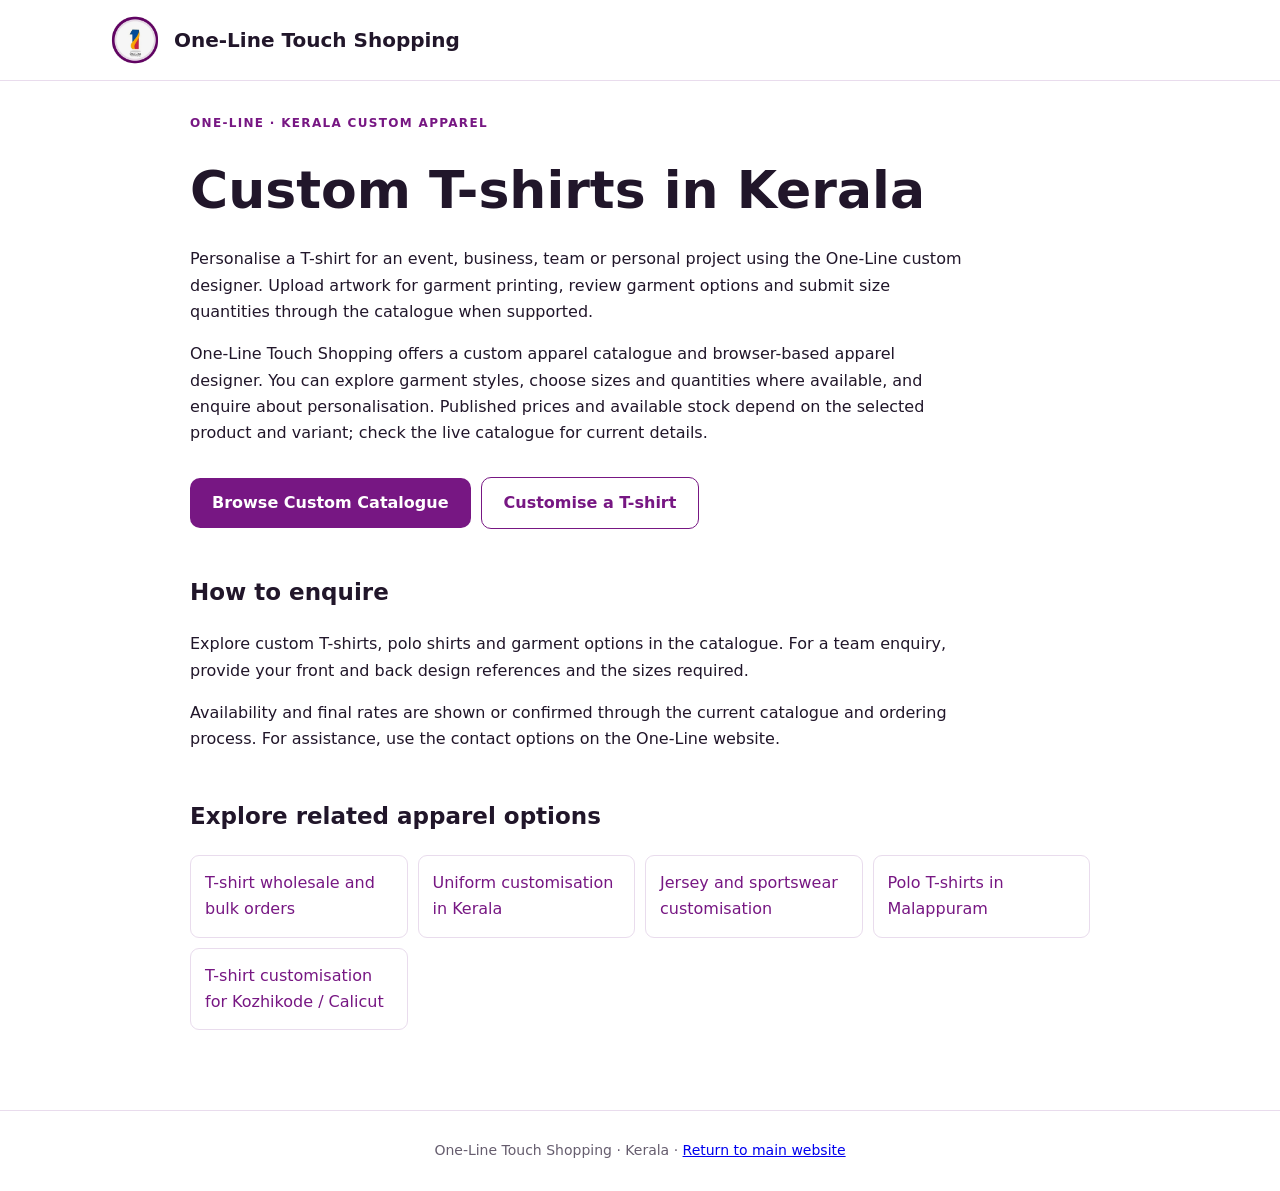
<file: custom-t-shirts-kerala.html>
<!doctype html><html lang="en-IN"><head><meta charset="utf-8"><meta name="viewport" content="width=device-width, initial-scale=1"><meta name="robots" content="index,follow,max-image-preview:large"><title>Custom T-Shirt Printing &amp; Personalisation in Kerala | One-Line</title><meta name="description" content="Customise your own T-shirt with One-Line Touch Shopping. Explore T-shirt designs, upload artwork, and enquire about custom orders in Kerala."><link rel="canonical" href="https://onelinesmart.com/custom-t-shirts-kerala.html"><meta property="og:type" content="website"><meta property="og:title" content="Custom T-Shirt Printing &amp; Personalisation in Kerala"><meta property="og:description" content="Customise your own T-shirt with One-Line Touch Shopping. Explore T-shirt designs, upload artwork, and enquire about custom orders in Kerala."><meta property="og:url" content="https://onelinesmart.com/custom-t-shirts-kerala.html"><meta property="og:image" content="https://onelinesmart.com/share-logo-white-v166.png"><link rel="icon" href="/favicon.png"><style>:root{--purple:#771783;--ink:#21162a;--line:#e9dced}*{box-sizing:border-box}body{margin:0;font:16px/1.65 system-ui,-apple-system,Arial,sans-serif;color:var(--ink);background:#fff}header{border-bottom:1px solid var(--line);padding:15px max(18px,calc((100vw - 1060px)/2));display:flex;align-items:center;gap:14px}header img{height:50px;width:50px;object-fit:contain}header a{color:var(--ink);font-size:20px;font-weight:750;text-decoration:none}main{max-width:940px;padding:28px 20px 80px;margin:auto}.eyebrow{color:var(--purple);text-transform:uppercase;letter-spacing:.11em;font-weight:750;font-size:12px}h1{font-size:clamp(31px,5vw,52px);line-height:1.13;margin:.5em 0}h2{font-size:23px;margin-top:45px}p{max-width:76ch}.cta{display:inline-block;background:var(--purple);color:white;padding:12px 22px;border-radius:10px;text-decoration:none;font-weight:700;margin:14px 10px 0 0}.cta.secondary{background:white;color:var(--purple);border:1px solid var(--purple)}.related{display:grid;grid-template-columns:repeat(auto-fit,minmax(210px,1fr));gap:10px}.related a{padding:14px;border:1px solid var(--line);border-radius:9px;color:var(--purple);text-decoration:none}footer{border-top:1px solid var(--line);padding:28px 20px;text-align:center;color:#665d6e;font-size:14px}</style><script type="application/ld+json">{"@context": "https://schema.org", "@type": "WebPage", "name": "Custom T-Shirt Printing & Personalisation in Kerala", "description": "Customise your own T-shirt with One-Line Touch Shopping. Explore T-shirt designs, upload artwork, and enquire about custom orders in Kerala.", "url": "https://onelinesmart.com/custom-t-shirts-kerala.html", "inLanguage": "en-IN", "isPartOf": {"@type": "WebSite", "name": "One-Line Touch Shopping", "url": "https://onelinesmart.com/"}}</script></head><body><header><img src="/one-line-logo.webp" alt="One-Line logo"><a href="/">One-Line Touch Shopping</a></header><main><span class="eyebrow">One-Line · Kerala custom apparel</span><h1>Custom T-shirts in Kerala</h1><p>Personalise a T-shirt for an event, business, team or personal project using the One-Line custom designer. Upload artwork for garment printing, review garment options and submit size quantities through the catalogue when supported.</p><p>One-Line Touch Shopping offers a custom apparel catalogue and browser-based apparel designer. You can explore garment styles, choose sizes and quantities where available, and enquire about personalisation. Published prices and available stock depend on the selected product and variant; check the live catalogue for current details.</p><a class="cta" href="/#customCatalog">Browse Custom Catalogue</a><a class="cta secondary" href="/#customize">Customise a T-shirt</a><h2>How to enquire</h2><p>Explore custom T-shirts, polo shirts and garment options in the catalogue. For a team enquiry, provide your front and back design references and the sizes required.</p><p>Availability and final rates are shown or confirmed through the current catalogue and ordering process. For assistance, use the contact options on the One-Line website.</p><h2>Explore related apparel options</h2><div class="related"><a href="/t-shirt-wholesale-kerala.html">T-shirt wholesale and bulk orders</a><a href="/uniform-customisation-kerala.html">Uniform customisation in Kerala</a><a href="/jersey-customisation-kerala.html">Jersey and sportswear customisation</a><a href="/polo-t-shirts-malappuram.html">Polo T-shirts in Malappuram</a><a href="/t-shirt-customisation-kozhikode.html">T-shirt customisation for Kozhikode / Calicut</a></div></main><footer>One-Line Touch Shopping · Kerala · <a href="/">Return to main website</a></footer></body></html>
</file>
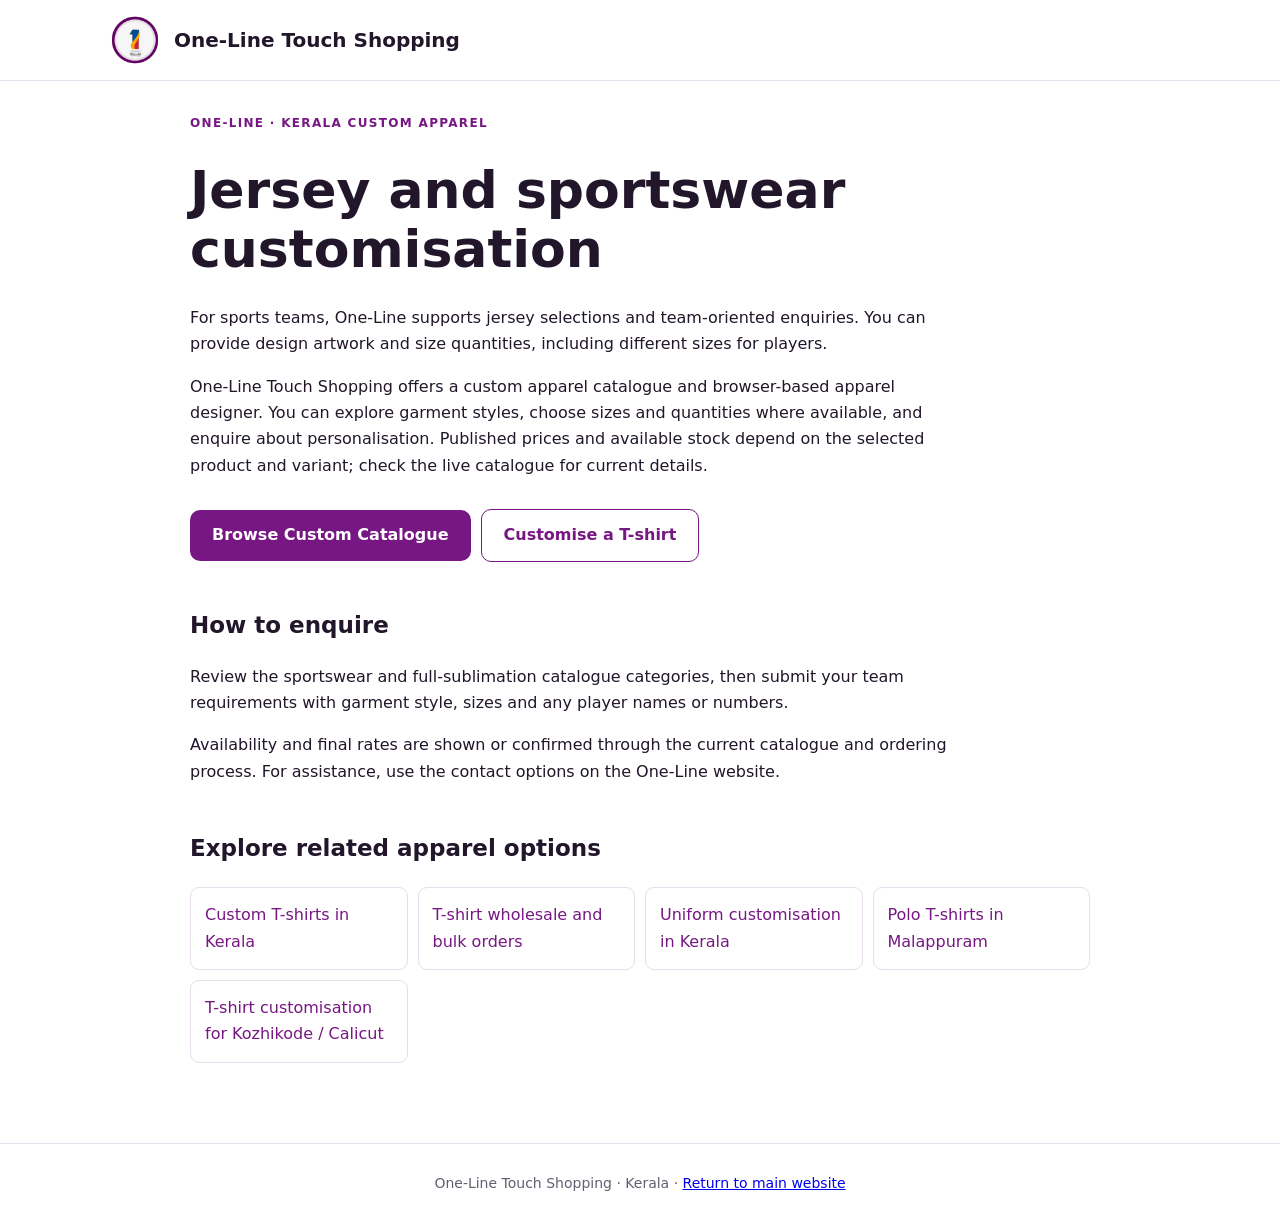
<file: jersey-customisation-kerala.html>
<!doctype html><html lang="en-IN"><head><meta charset="utf-8"><meta name="viewport" content="width=device-width, initial-scale=1"><meta name="robots" content="index,follow,max-image-preview:large"><title>Custom Team Jerseys &amp; Sportswear in Kerala | One-Line</title><meta name="description" content="Explore personalised sports jerseys, team kits and full sublimation enquiries through One-Line Touch Shopping in Kerala."><link rel="canonical" href="https://onelinesmart.com/jersey-customisation-kerala.html"><meta property="og:type" content="website"><meta property="og:title" content="Custom Team Jerseys &amp; Sportswear in Kerala"><meta property="og:description" content="Explore personalised sports jerseys, team kits and full sublimation enquiries through One-Line Touch Shopping in Kerala."><meta property="og:url" content="https://onelinesmart.com/jersey-customisation-kerala.html"><meta property="og:image" content="https://onelinesmart.com/share-logo-white-v166.png"><link rel="icon" href="/favicon.png"><style>:root{--purple:#771783;--ink:#21162a;--line:#e9dced}*{box-sizing:border-box}body{margin:0;font:16px/1.65 system-ui,-apple-system,Arial,sans-serif;color:var(--ink);background:#fff}header{border-bottom:1px solid var(--line);padding:15px max(18px,calc((100vw - 1060px)/2));display:flex;align-items:center;gap:14px}header img{height:50px;width:50px;object-fit:contain}header a{color:var(--ink);font-size:20px;font-weight:750;text-decoration:none}main{max-width:940px;padding:28px 20px 80px;margin:auto}.eyebrow{color:var(--purple);text-transform:uppercase;letter-spacing:.11em;font-weight:750;font-size:12px}h1{font-size:clamp(31px,5vw,52px);line-height:1.13;margin:.5em 0}h2{font-size:23px;margin-top:45px}p{max-width:76ch}.cta{display:inline-block;background:var(--purple);color:white;padding:12px 22px;border-radius:10px;text-decoration:none;font-weight:700;margin:14px 10px 0 0}.cta.secondary{background:white;color:var(--purple);border:1px solid var(--purple)}.related{display:grid;grid-template-columns:repeat(auto-fit,minmax(210px,1fr));gap:10px}.related a{padding:14px;border:1px solid var(--line);border-radius:9px;color:var(--purple);text-decoration:none}footer{border-top:1px solid var(--line);padding:28px 20px;text-align:center;color:#665d6e;font-size:14px}</style><script type="application/ld+json">{"@context": "https://schema.org", "@type": "WebPage", "name": "Custom Team Jerseys & Sportswear in Kerala", "description": "Explore personalised sports jerseys, team kits and full sublimation enquiries through One-Line Touch Shopping in Kerala.", "url": "https://onelinesmart.com/jersey-customisation-kerala.html", "inLanguage": "en-IN", "isPartOf": {"@type": "WebSite", "name": "One-Line Touch Shopping", "url": "https://onelinesmart.com/"}}</script></head><body><header><img src="/one-line-logo.webp" alt="One-Line logo"><a href="/">One-Line Touch Shopping</a></header><main><span class="eyebrow">One-Line · Kerala custom apparel</span><h1>Jersey and sportswear customisation</h1><p>For sports teams, One-Line supports jersey selections and team-oriented enquiries. You can provide design artwork and size quantities, including different sizes for players.</p><p>One-Line Touch Shopping offers a custom apparel catalogue and browser-based apparel designer. You can explore garment styles, choose sizes and quantities where available, and enquire about personalisation. Published prices and available stock depend on the selected product and variant; check the live catalogue for current details.</p><a class="cta" href="/#customCatalog">Browse Custom Catalogue</a><a class="cta secondary" href="/#customize">Customise a T-shirt</a><h2>How to enquire</h2><p>Review the sportswear and full-sublimation catalogue categories, then submit your team requirements with garment style, sizes and any player names or numbers.</p><p>Availability and final rates are shown or confirmed through the current catalogue and ordering process. For assistance, use the contact options on the One-Line website.</p><h2>Explore related apparel options</h2><div class="related"><a href="/custom-t-shirts-kerala.html">Custom T-shirts in Kerala</a><a href="/t-shirt-wholesale-kerala.html">T-shirt wholesale and bulk orders</a><a href="/uniform-customisation-kerala.html">Uniform customisation in Kerala</a><a href="/polo-t-shirts-malappuram.html">Polo T-shirts in Malappuram</a><a href="/t-shirt-customisation-kozhikode.html">T-shirt customisation for Kozhikode / Calicut</a></div></main><footer>One-Line Touch Shopping · Kerala · <a href="/">Return to main website</a></footer></body></html>
</file>
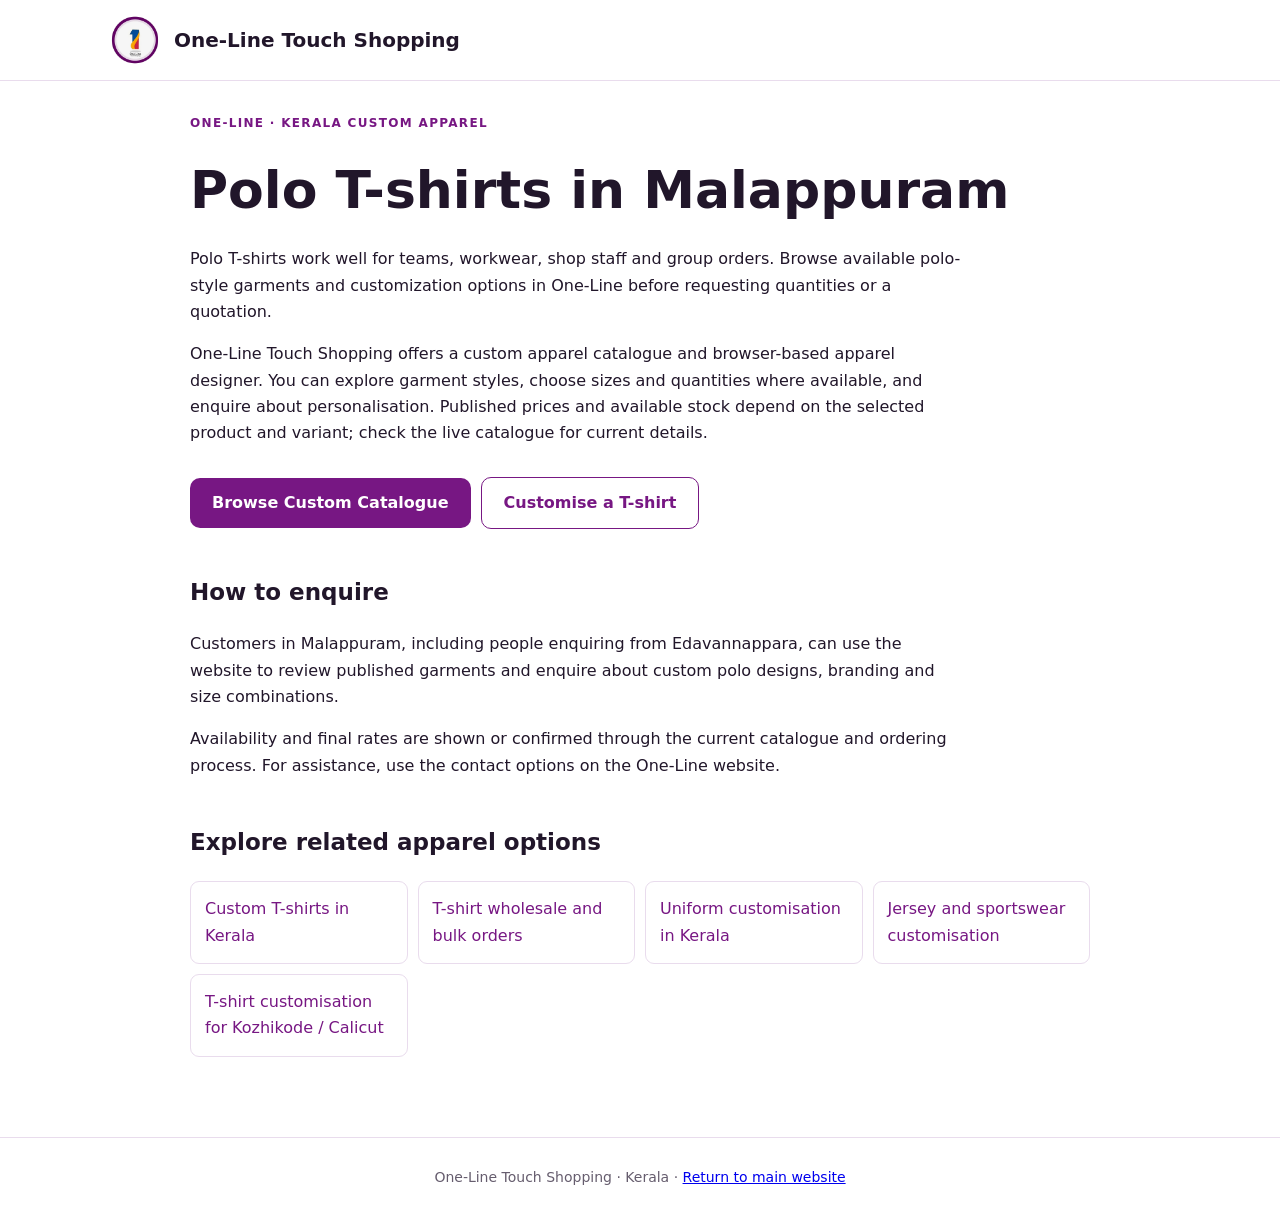
<file: polo-t-shirts-malappuram.html>
<!doctype html><html lang="en-IN"><head><meta charset="utf-8"><meta name="viewport" content="width=device-width, initial-scale=1"><meta name="robots" content="index,follow,max-image-preview:large"><title>Polo T-Shirts &amp; Custom Apparel in Malappuram | One-Line</title><meta name="description" content="Explore polo T-shirt customisation and bulk garment enquiries for Malappuram with One-Line Touch Shopping."><link rel="canonical" href="https://onelinesmart.com/polo-t-shirts-malappuram.html"><meta property="og:type" content="website"><meta property="og:title" content="Polo T-Shirts &amp; Custom Apparel in Malappuram"><meta property="og:description" content="Explore polo T-shirt customisation and bulk garment enquiries for Malappuram with One-Line Touch Shopping."><meta property="og:url" content="https://onelinesmart.com/polo-t-shirts-malappuram.html"><meta property="og:image" content="https://onelinesmart.com/share-logo-white-v166.png"><link rel="icon" href="/favicon.png"><style>:root{--purple:#771783;--ink:#21162a;--line:#e9dced}*{box-sizing:border-box}body{margin:0;font:16px/1.65 system-ui,-apple-system,Arial,sans-serif;color:var(--ink);background:#fff}header{border-bottom:1px solid var(--line);padding:15px max(18px,calc((100vw - 1060px)/2));display:flex;align-items:center;gap:14px}header img{height:50px;width:50px;object-fit:contain}header a{color:var(--ink);font-size:20px;font-weight:750;text-decoration:none}main{max-width:940px;padding:28px 20px 80px;margin:auto}.eyebrow{color:var(--purple);text-transform:uppercase;letter-spacing:.11em;font-weight:750;font-size:12px}h1{font-size:clamp(31px,5vw,52px);line-height:1.13;margin:.5em 0}h2{font-size:23px;margin-top:45px}p{max-width:76ch}.cta{display:inline-block;background:var(--purple);color:white;padding:12px 22px;border-radius:10px;text-decoration:none;font-weight:700;margin:14px 10px 0 0}.cta.secondary{background:white;color:var(--purple);border:1px solid var(--purple)}.related{display:grid;grid-template-columns:repeat(auto-fit,minmax(210px,1fr));gap:10px}.related a{padding:14px;border:1px solid var(--line);border-radius:9px;color:var(--purple);text-decoration:none}footer{border-top:1px solid var(--line);padding:28px 20px;text-align:center;color:#665d6e;font-size:14px}</style><script type="application/ld+json">{"@context": "https://schema.org", "@type": "WebPage", "name": "Polo T-Shirts & Custom Apparel in Malappuram", "description": "Explore polo T-shirt customisation and bulk garment enquiries for Malappuram with One-Line Touch Shopping.", "url": "https://onelinesmart.com/polo-t-shirts-malappuram.html", "inLanguage": "en-IN", "isPartOf": {"@type": "WebSite", "name": "One-Line Touch Shopping", "url": "https://onelinesmart.com/"}}</script></head><body><header><img src="/one-line-logo.webp" alt="One-Line logo"><a href="/">One-Line Touch Shopping</a></header><main><span class="eyebrow">One-Line · Kerala custom apparel</span><h1>Polo T-shirts in Malappuram</h1><p>Polo T-shirts work well for teams, workwear, shop staff and group orders. Browse available polo-style garments and customization options in One-Line before requesting quantities or a quotation.</p><p>One-Line Touch Shopping offers a custom apparel catalogue and browser-based apparel designer. You can explore garment styles, choose sizes and quantities where available, and enquire about personalisation. Published prices and available stock depend on the selected product and variant; check the live catalogue for current details.</p><a class="cta" href="/#customCatalog">Browse Custom Catalogue</a><a class="cta secondary" href="/#customize">Customise a T-shirt</a><h2>How to enquire</h2><p>Customers in Malappuram, including people enquiring from Edavannappara, can use the website to review published garments and enquire about custom polo designs, branding and size combinations.</p><p>Availability and final rates are shown or confirmed through the current catalogue and ordering process. For assistance, use the contact options on the One-Line website.</p><h2>Explore related apparel options</h2><div class="related"><a href="/custom-t-shirts-kerala.html">Custom T-shirts in Kerala</a><a href="/t-shirt-wholesale-kerala.html">T-shirt wholesale and bulk orders</a><a href="/uniform-customisation-kerala.html">Uniform customisation in Kerala</a><a href="/jersey-customisation-kerala.html">Jersey and sportswear customisation</a><a href="/t-shirt-customisation-kozhikode.html">T-shirt customisation for Kozhikode / Calicut</a></div></main><footer>One-Line Touch Shopping · Kerala · <a href="/">Return to main website</a></footer></body></html>
</file>
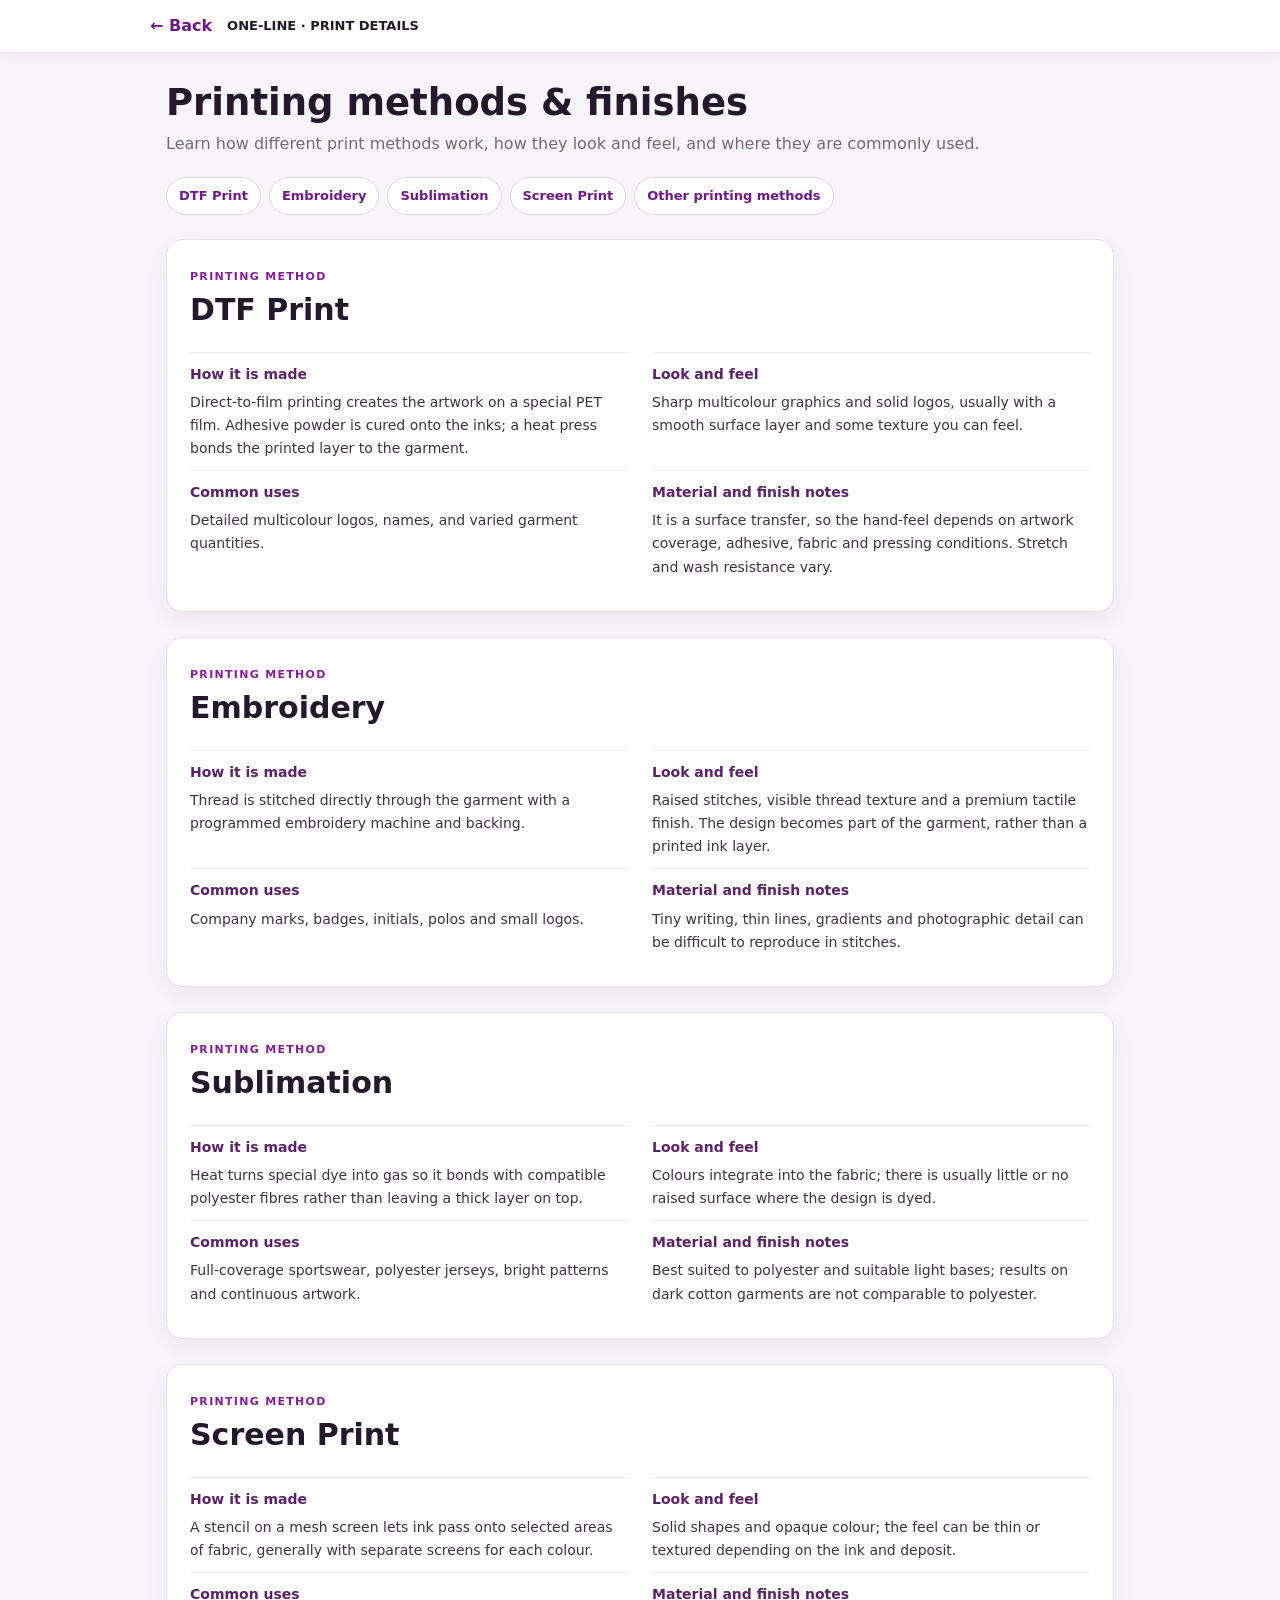
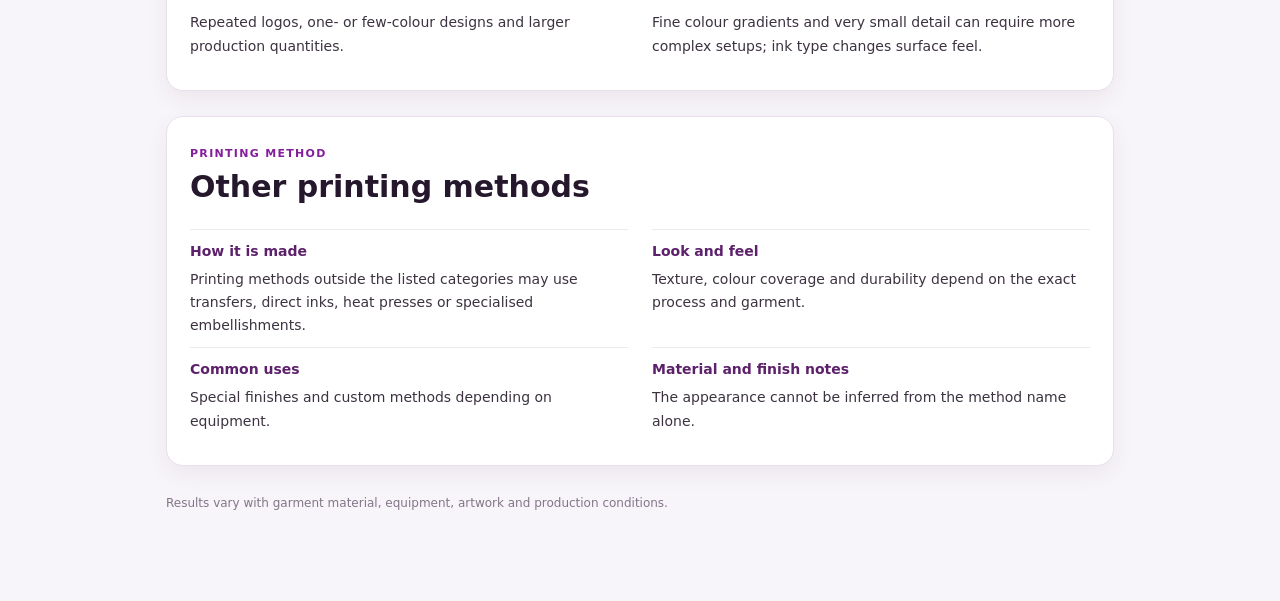
<file: print-guide.html>
<!doctype html><html lang="en"><head><meta charset="utf-8"><meta name="viewport" content="width=device-width,initial-scale=1"><meta name="theme-color" content="#6f197f"><title>Print Methods &amp; Details | One-Line</title><style>*{box-sizing:border-box}html{scroll-behavior:smooth;scroll-padding-top:76px}body{margin:0;background:#f8f5fa;color:#25172c;font-family:system-ui,-apple-system,Segoe UI,Arial,sans-serif;line-height:1.65}header{position:sticky;top:0;z-index:5;background:#fff;border-bottom:1px solid #ede3ed;box-shadow:0 3px 12px #210b2410;padding:13px max(16px,calc((100vw - 980px)/2));display:flex;align-items:center;gap:15px}header a{color:#70178a;text-decoration:none;font-weight:750}header b{font-size:13px}main{max-width:980px;margin:auto;padding:22px 16px 64px}h1{font-size:clamp(26px,4vw,37px);line-height:1.17;margin:6px 0}main>p{margin:0 0 20px;color:#746878}.methods{display:flex;flex-wrap:wrap;gap:8px;margin:16px 0 24px}.methods a{border:1px solid #e0d2e3;border-radius:30px;background:#fff;color:#70178a;font-weight:650;font-size:13px;text-decoration:none;padding:7px 12px}.method{scroll-margin-top:82px;margin:0 0 25px;background:white;border:1px solid #e9e0eb;border-radius:17px;overflow:hidden;box-shadow:0 8px 21px #2b153610}.method:target{border:2px solid #8429a0}.method-header{padding:22px 23px 12px}.eyebrow{font-size:11px;color:#851e9c;letter-spacing:1.3px;font-weight:850}h2{font-size:clamp(23px,3vw,30px);margin:2px 0 7px;line-height:1.3}.copy{padding:4px 23px 22px;display:grid;grid-template-columns:1fr 1fr;gap:0 24px}.copy section{padding:10px 0;border-top:1px solid #eee8ee}h3{font-size:14px;color:#5d216b;margin:0 0 5px}.copy p{font-size:14px;margin:0;color:#3c3240}.footer{color:#827587;font-size:12px;padding:3px 0 24px}@media(max-width:630px){.copy{grid-template-columns:1fr}.method-header{padding:20px 16px 12px}.copy{padding:0 16px 20px}.methods a{font-size:12px}}</style></head><body><header><a href="index.html#customize" onclick="if(history.length>1){history.back();return false}">← Back</a><b>ONE-LINE · PRINT DETAILS</b></header><main><h1>Printing methods &amp; finishes</h1><p>Learn how different print methods work, how they look and feel, and where they are commonly used.</p><nav class="methods" aria-label="Printing methods"><a href="#dtf">DTF Print</a><a href="#embroidery">Embroidery</a><a href="#sublimation">Sublimation</a><a href="#screen-print">Screen Print</a><a href="#other-print">Other printing methods</a></nav><article class="method" id="dtf"><div class="method-header"><span class="eyebrow">PRINTING METHOD</span><h2>DTF Print</h2></div><div class="copy"><section><h3>How it is made</h3><p>Direct-to-film printing creates the artwork on a special PET film. Adhesive powder is cured onto the inks; a heat press bonds the printed layer to the garment.</p></section><section><h3>Look and feel</h3><p>Sharp multicolour graphics and solid logos, usually with a smooth surface layer and some texture you can feel.</p></section><section><h3>Common uses</h3><p>Detailed multicolour logos, names, and varied garment quantities.</p></section><section><h3>Material and finish notes</h3><p>It is a surface transfer, so the hand-feel depends on artwork coverage, adhesive, fabric and pressing conditions. Stretch and wash resistance vary.</p></section></div></article><article class="method" id="embroidery"><div class="method-header"><span class="eyebrow">PRINTING METHOD</span><h2>Embroidery</h2></div><div class="copy"><section><h3>How it is made</h3><p>Thread is stitched directly through the garment with a programmed embroidery machine and backing.</p></section><section><h3>Look and feel</h3><p>Raised stitches, visible thread texture and a premium tactile finish. The design becomes part of the garment, rather than a printed ink layer.</p></section><section><h3>Common uses</h3><p>Company marks, badges, initials, polos and small logos.</p></section><section><h3>Material and finish notes</h3><p>Tiny writing, thin lines, gradients and photographic detail can be difficult to reproduce in stitches.</p></section></div></article><article class="method" id="sublimation"><div class="method-header"><span class="eyebrow">PRINTING METHOD</span><h2>Sublimation</h2></div><div class="copy"><section><h3>How it is made</h3><p>Heat turns special dye into gas so it bonds with compatible polyester fibres rather than leaving a thick layer on top.</p></section><section><h3>Look and feel</h3><p>Colours integrate into the fabric; there is usually little or no raised surface where the design is dyed.</p></section><section><h3>Common uses</h3><p>Full-coverage sportswear, polyester jerseys, bright patterns and continuous artwork.</p></section><section><h3>Material and finish notes</h3><p>Best suited to polyester and suitable light bases; results on dark cotton garments are not comparable to polyester.</p></section></div></article><article class="method" id="screen-print"><div class="method-header"><span class="eyebrow">PRINTING METHOD</span><h2>Screen Print</h2></div><div class="copy"><section><h3>How it is made</h3><p>A stencil on a mesh screen lets ink pass onto selected areas of fabric, generally with separate screens for each colour.</p></section><section><h3>Look and feel</h3><p>Solid shapes and opaque colour; the feel can be thin or textured depending on the ink and deposit.</p></section><section><h3>Common uses</h3><p>Repeated logos, one- or few-colour designs and larger production quantities.</p></section><section><h3>Material and finish notes</h3><p>Fine colour gradients and very small detail can require more complex setups; ink type changes surface feel.</p></section></div></article><article class="method" id="other-print"><div class="method-header"><span class="eyebrow">PRINTING METHOD</span><h2>Other printing methods</h2></div><div class="copy"><section><h3>How it is made</h3><p>Printing methods outside the listed categories may use transfers, direct inks, heat presses or specialised embellishments.</p></section><section><h3>Look and feel</h3><p>Texture, colour coverage and durability depend on the exact process and garment.</p></section><section><h3>Common uses</h3><p>Special finishes and custom methods depending on equipment.</p></section><section><h3>Material and finish notes</h3><p>The appearance cannot be inferred from the method name alone.</p></section></div></article><div class="footer">Results vary with garment material, equipment, artwork and production conditions.</div></main><script>window.addEventListener('load',()=>{if(location.hash)document.getElementById(decodeURIComponent(location.hash.slice(1)))?.scrollIntoView({block:'start'})});</script></body></html>
</file>
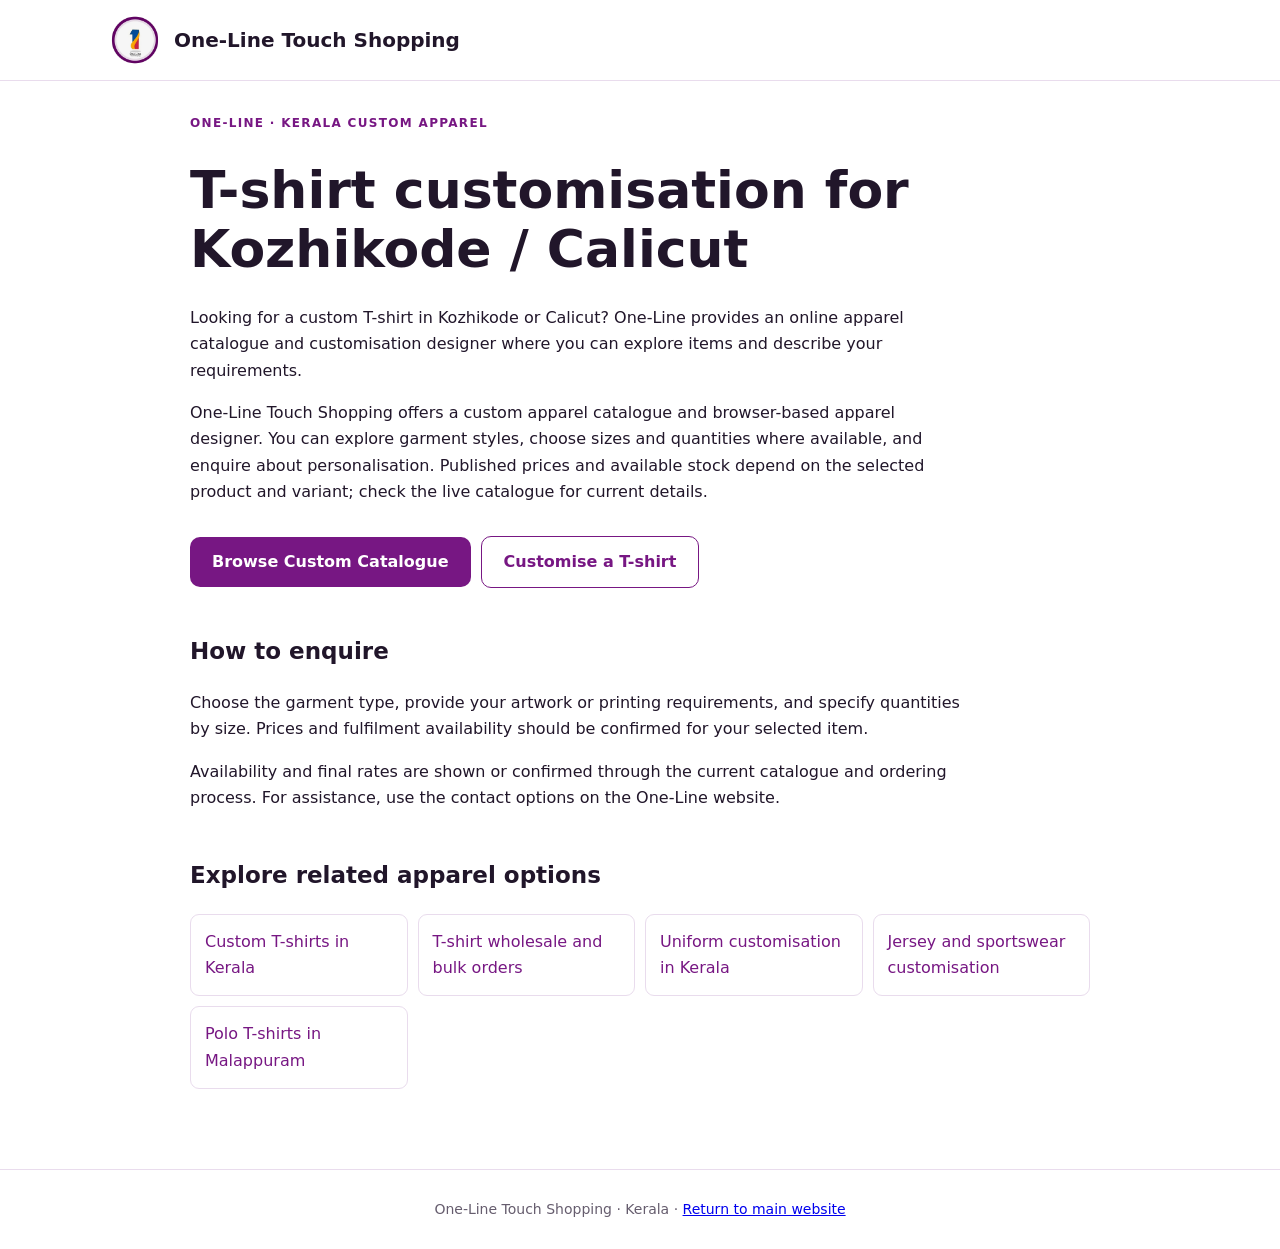
<file: t-shirt-customisation-kozhikode.html>
<!doctype html><html lang="en-IN"><head><meta charset="utf-8"><meta name="viewport" content="width=device-width, initial-scale=1"><meta name="robots" content="index,follow,max-image-preview:large"><title>T-Shirt Customisation in Kozhikode &amp; Calicut | One-Line</title><meta name="description" content="Customize T-shirts, polo shirts and teamwear online with One-Line Touch Shopping for Kozhikode (Calicut) and Kerala."><link rel="canonical" href="https://onelinesmart.com/t-shirt-customisation-kozhikode.html"><meta property="og:type" content="website"><meta property="og:title" content="T-Shirt Customisation in Kozhikode &amp; Calicut"><meta property="og:description" content="Customize T-shirts, polo shirts and teamwear online with One-Line Touch Shopping for Kozhikode (Calicut) and Kerala."><meta property="og:url" content="https://onelinesmart.com/t-shirt-customisation-kozhikode.html"><meta property="og:image" content="https://onelinesmart.com/share-logo-white-v166.png"><link rel="icon" href="/favicon.png"><style>:root{--purple:#771783;--ink:#21162a;--line:#e9dced}*{box-sizing:border-box}body{margin:0;font:16px/1.65 system-ui,-apple-system,Arial,sans-serif;color:var(--ink);background:#fff}header{border-bottom:1px solid var(--line);padding:15px max(18px,calc((100vw - 1060px)/2));display:flex;align-items:center;gap:14px}header img{height:50px;width:50px;object-fit:contain}header a{color:var(--ink);font-size:20px;font-weight:750;text-decoration:none}main{max-width:940px;padding:28px 20px 80px;margin:auto}.eyebrow{color:var(--purple);text-transform:uppercase;letter-spacing:.11em;font-weight:750;font-size:12px}h1{font-size:clamp(31px,5vw,52px);line-height:1.13;margin:.5em 0}h2{font-size:23px;margin-top:45px}p{max-width:76ch}.cta{display:inline-block;background:var(--purple);color:white;padding:12px 22px;border-radius:10px;text-decoration:none;font-weight:700;margin:14px 10px 0 0}.cta.secondary{background:white;color:var(--purple);border:1px solid var(--purple)}.related{display:grid;grid-template-columns:repeat(auto-fit,minmax(210px,1fr));gap:10px}.related a{padding:14px;border:1px solid var(--line);border-radius:9px;color:var(--purple);text-decoration:none}footer{border-top:1px solid var(--line);padding:28px 20px;text-align:center;color:#665d6e;font-size:14px}</style><script type="application/ld+json">{"@context": "https://schema.org", "@type": "WebPage", "name": "T-Shirt Customisation in Kozhikode & Calicut", "description": "Customize T-shirts, polo shirts and teamwear online with One-Line Touch Shopping for Kozhikode (Calicut) and Kerala.", "url": "https://onelinesmart.com/t-shirt-customisation-kozhikode.html", "inLanguage": "en-IN", "isPartOf": {"@type": "WebSite", "name": "One-Line Touch Shopping", "url": "https://onelinesmart.com/"}}</script></head><body><header><img src="/one-line-logo.webp" alt="One-Line logo"><a href="/">One-Line Touch Shopping</a></header><main><span class="eyebrow">One-Line · Kerala custom apparel</span><h1>T-shirt customisation for Kozhikode / Calicut</h1><p>Looking for a custom T-shirt in Kozhikode or Calicut? One-Line provides an online apparel catalogue and customisation designer where you can explore items and describe your requirements.</p><p>One-Line Touch Shopping offers a custom apparel catalogue and browser-based apparel designer. You can explore garment styles, choose sizes and quantities where available, and enquire about personalisation. Published prices and available stock depend on the selected product and variant; check the live catalogue for current details.</p><a class="cta" href="/#customCatalog">Browse Custom Catalogue</a><a class="cta secondary" href="/#customize">Customise a T-shirt</a><h2>How to enquire</h2><p>Choose the garment type, provide your artwork or printing requirements, and specify quantities by size. Prices and fulfilment availability should be confirmed for your selected item.</p><p>Availability and final rates are shown or confirmed through the current catalogue and ordering process. For assistance, use the contact options on the One-Line website.</p><h2>Explore related apparel options</h2><div class="related"><a href="/custom-t-shirts-kerala.html">Custom T-shirts in Kerala</a><a href="/t-shirt-wholesale-kerala.html">T-shirt wholesale and bulk orders</a><a href="/uniform-customisation-kerala.html">Uniform customisation in Kerala</a><a href="/jersey-customisation-kerala.html">Jersey and sportswear customisation</a><a href="/polo-t-shirts-malappuram.html">Polo T-shirts in Malappuram</a></div></main><footer>One-Line Touch Shopping · Kerala · <a href="/">Return to main website</a></footer></body></html>
</file>
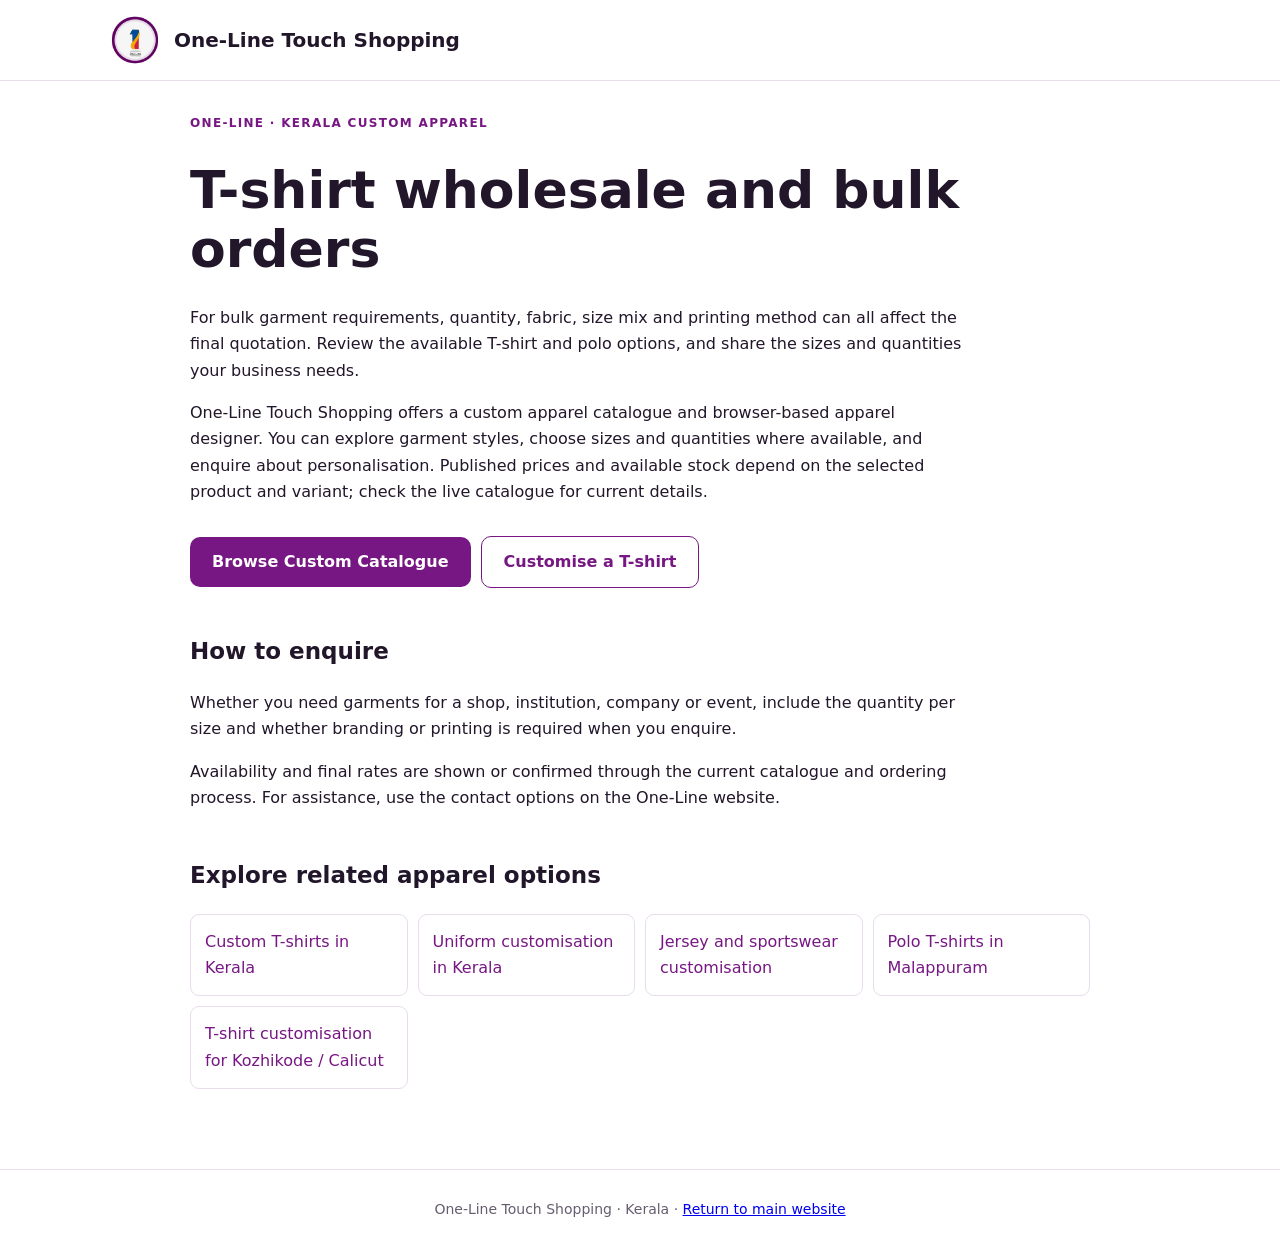
<file: t-shirt-wholesale-kerala.html>
<!doctype html><html lang="en-IN"><head><meta charset="utf-8"><meta name="viewport" content="width=device-width, initial-scale=1"><meta name="robots" content="index,follow,max-image-preview:large"><title>T-Shirt Wholesale &amp; Bulk Orders in Kerala | One-Line</title><meta name="description" content="Explore bulk T-shirt and polo garment enquiries with One-Line Touch Shopping, serving Kerala including Malappuram and Kozhikode."><link rel="canonical" href="https://onelinesmart.com/t-shirt-wholesale-kerala.html"><meta property="og:type" content="website"><meta property="og:title" content="T-Shirt Wholesale &amp; Bulk Orders in Kerala"><meta property="og:description" content="Explore bulk T-shirt and polo garment enquiries with One-Line Touch Shopping, serving Kerala including Malappuram and Kozhikode."><meta property="og:url" content="https://onelinesmart.com/t-shirt-wholesale-kerala.html"><meta property="og:image" content="https://onelinesmart.com/share-logo-white-v166.png"><link rel="icon" href="/favicon.png"><style>:root{--purple:#771783;--ink:#21162a;--line:#e9dced}*{box-sizing:border-box}body{margin:0;font:16px/1.65 system-ui,-apple-system,Arial,sans-serif;color:var(--ink);background:#fff}header{border-bottom:1px solid var(--line);padding:15px max(18px,calc((100vw - 1060px)/2));display:flex;align-items:center;gap:14px}header img{height:50px;width:50px;object-fit:contain}header a{color:var(--ink);font-size:20px;font-weight:750;text-decoration:none}main{max-width:940px;padding:28px 20px 80px;margin:auto}.eyebrow{color:var(--purple);text-transform:uppercase;letter-spacing:.11em;font-weight:750;font-size:12px}h1{font-size:clamp(31px,5vw,52px);line-height:1.13;margin:.5em 0}h2{font-size:23px;margin-top:45px}p{max-width:76ch}.cta{display:inline-block;background:var(--purple);color:white;padding:12px 22px;border-radius:10px;text-decoration:none;font-weight:700;margin:14px 10px 0 0}.cta.secondary{background:white;color:var(--purple);border:1px solid var(--purple)}.related{display:grid;grid-template-columns:repeat(auto-fit,minmax(210px,1fr));gap:10px}.related a{padding:14px;border:1px solid var(--line);border-radius:9px;color:var(--purple);text-decoration:none}footer{border-top:1px solid var(--line);padding:28px 20px;text-align:center;color:#665d6e;font-size:14px}</style><script type="application/ld+json">{"@context": "https://schema.org", "@type": "WebPage", "name": "T-Shirt Wholesale & Bulk Orders in Kerala", "description": "Explore bulk T-shirt and polo garment enquiries with One-Line Touch Shopping, serving Kerala including Malappuram and Kozhikode.", "url": "https://onelinesmart.com/t-shirt-wholesale-kerala.html", "inLanguage": "en-IN", "isPartOf": {"@type": "WebSite", "name": "One-Line Touch Shopping", "url": "https://onelinesmart.com/"}}</script></head><body><header><img src="/one-line-logo.webp" alt="One-Line logo"><a href="/">One-Line Touch Shopping</a></header><main><span class="eyebrow">One-Line · Kerala custom apparel</span><h1>T-shirt wholesale and bulk orders</h1><p>For bulk garment requirements, quantity, fabric, size mix and printing method can all affect the final quotation. Review the available T-shirt and polo options, and share the sizes and quantities your business needs.</p><p>One-Line Touch Shopping offers a custom apparel catalogue and browser-based apparel designer. You can explore garment styles, choose sizes and quantities where available, and enquire about personalisation. Published prices and available stock depend on the selected product and variant; check the live catalogue for current details.</p><a class="cta" href="/#customCatalog">Browse Custom Catalogue</a><a class="cta secondary" href="/#customize">Customise a T-shirt</a><h2>How to enquire</h2><p>Whether you need garments for a shop, institution, company or event, include the quantity per size and whether branding or printing is required when you enquire.</p><p>Availability and final rates are shown or confirmed through the current catalogue and ordering process. For assistance, use the contact options on the One-Line website.</p><h2>Explore related apparel options</h2><div class="related"><a href="/custom-t-shirts-kerala.html">Custom T-shirts in Kerala</a><a href="/uniform-customisation-kerala.html">Uniform customisation in Kerala</a><a href="/jersey-customisation-kerala.html">Jersey and sportswear customisation</a><a href="/polo-t-shirts-malappuram.html">Polo T-shirts in Malappuram</a><a href="/t-shirt-customisation-kozhikode.html">T-shirt customisation for Kozhikode / Calicut</a></div></main><footer>One-Line Touch Shopping · Kerala · <a href="/">Return to main website</a></footer></body></html>
</file>
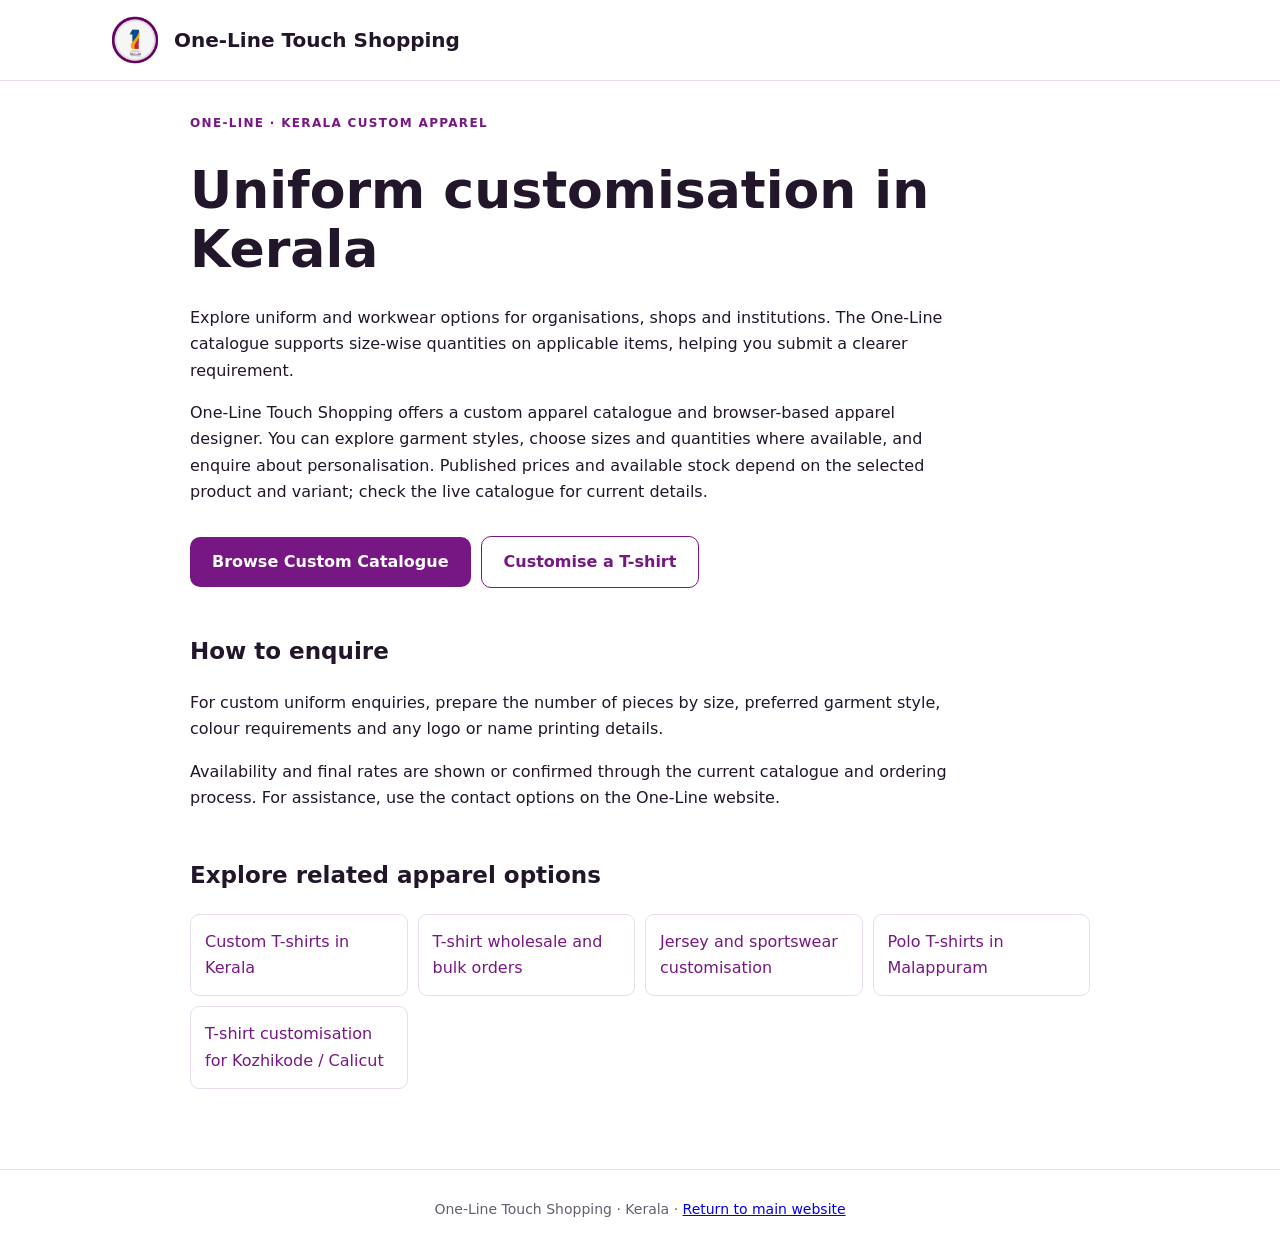
<file: uniform-customisation-kerala.html>
<!doctype html><html lang="en-IN"><head><meta charset="utf-8"><meta name="viewport" content="width=device-width, initial-scale=1"><meta name="robots" content="index,follow,max-image-preview:large"><title>Custom Uniforms for Teams &amp; Institutions in Kerala | One-Line</title><meta name="description" content="Enquire about customised uniforms in Kerala with size-wise ordering and garment options from One-Line Touch Shopping."><link rel="canonical" href="https://onelinesmart.com/uniform-customisation-kerala.html"><meta property="og:type" content="website"><meta property="og:title" content="Custom Uniforms for Teams &amp; Institutions in Kerala"><meta property="og:description" content="Enquire about customised uniforms in Kerala with size-wise ordering and garment options from One-Line Touch Shopping."><meta property="og:url" content="https://onelinesmart.com/uniform-customisation-kerala.html"><meta property="og:image" content="https://onelinesmart.com/share-logo-white-v166.png"><link rel="icon" href="/favicon.png"><style>:root{--purple:#771783;--ink:#21162a;--line:#e9dced}*{box-sizing:border-box}body{margin:0;font:16px/1.65 system-ui,-apple-system,Arial,sans-serif;color:var(--ink);background:#fff}header{border-bottom:1px solid var(--line);padding:15px max(18px,calc((100vw - 1060px)/2));display:flex;align-items:center;gap:14px}header img{height:50px;width:50px;object-fit:contain}header a{color:var(--ink);font-size:20px;font-weight:750;text-decoration:none}main{max-width:940px;padding:28px 20px 80px;margin:auto}.eyebrow{color:var(--purple);text-transform:uppercase;letter-spacing:.11em;font-weight:750;font-size:12px}h1{font-size:clamp(31px,5vw,52px);line-height:1.13;margin:.5em 0}h2{font-size:23px;margin-top:45px}p{max-width:76ch}.cta{display:inline-block;background:var(--purple);color:white;padding:12px 22px;border-radius:10px;text-decoration:none;font-weight:700;margin:14px 10px 0 0}.cta.secondary{background:white;color:var(--purple);border:1px solid var(--purple)}.related{display:grid;grid-template-columns:repeat(auto-fit,minmax(210px,1fr));gap:10px}.related a{padding:14px;border:1px solid var(--line);border-radius:9px;color:var(--purple);text-decoration:none}footer{border-top:1px solid var(--line);padding:28px 20px;text-align:center;color:#665d6e;font-size:14px}</style><script type="application/ld+json">{"@context": "https://schema.org", "@type": "WebPage", "name": "Custom Uniforms for Teams & Institutions in Kerala", "description": "Enquire about customised uniforms in Kerala with size-wise ordering and garment options from One-Line Touch Shopping.", "url": "https://onelinesmart.com/uniform-customisation-kerala.html", "inLanguage": "en-IN", "isPartOf": {"@type": "WebSite", "name": "One-Line Touch Shopping", "url": "https://onelinesmart.com/"}}</script></head><body><header><img src="/one-line-logo.webp" alt="One-Line logo"><a href="/">One-Line Touch Shopping</a></header><main><span class="eyebrow">One-Line · Kerala custom apparel</span><h1>Uniform customisation in Kerala</h1><p>Explore uniform and workwear options for organisations, shops and institutions. The One-Line catalogue supports size-wise quantities on applicable items, helping you submit a clearer requirement.</p><p>One-Line Touch Shopping offers a custom apparel catalogue and browser-based apparel designer. You can explore garment styles, choose sizes and quantities where available, and enquire about personalisation. Published prices and available stock depend on the selected product and variant; check the live catalogue for current details.</p><a class="cta" href="/#customCatalog">Browse Custom Catalogue</a><a class="cta secondary" href="/#customize">Customise a T-shirt</a><h2>How to enquire</h2><p>For custom uniform enquiries, prepare the number of pieces by size, preferred garment style, colour requirements and any logo or name printing details.</p><p>Availability and final rates are shown or confirmed through the current catalogue and ordering process. For assistance, use the contact options on the One-Line website.</p><h2>Explore related apparel options</h2><div class="related"><a href="/custom-t-shirts-kerala.html">Custom T-shirts in Kerala</a><a href="/t-shirt-wholesale-kerala.html">T-shirt wholesale and bulk orders</a><a href="/jersey-customisation-kerala.html">Jersey and sportswear customisation</a><a href="/polo-t-shirts-malappuram.html">Polo T-shirts in Malappuram</a><a href="/t-shirt-customisation-kozhikode.html">T-shirt customisation for Kozhikode / Calicut</a></div></main><footer>One-Line Touch Shopping · Kerala · <a href="/">Return to main website</a></footer></body></html>
</file>
